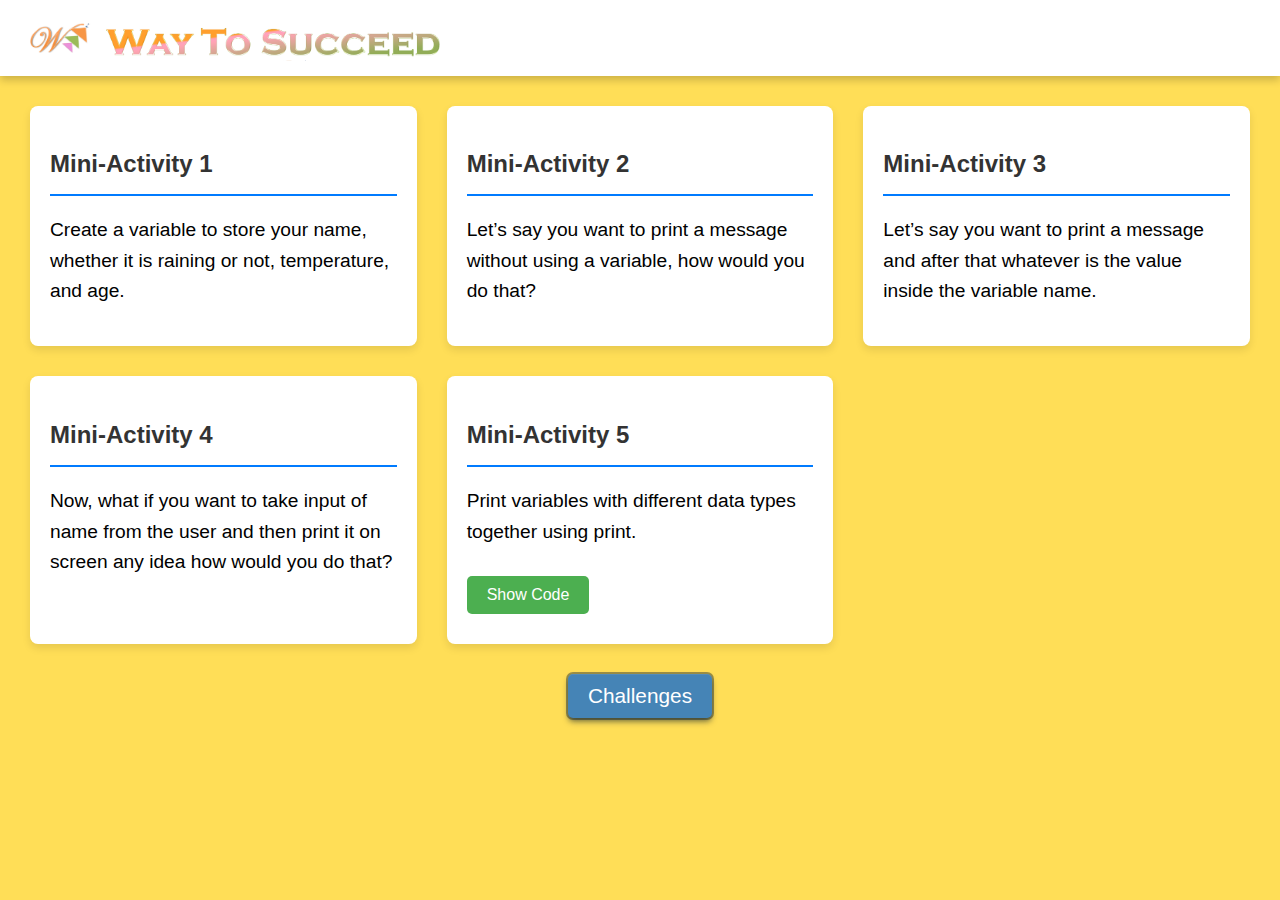
<file: index.html>
<!DOCTYPE html>
<html lang="en">
<head>
    <meta charset="UTF-8">
    <meta name="viewport" content="width=device-width, initial-scale=1.0">
    <title>Python Mini-Activities</title>
    <link rel="stylesheet" href="styles.css">
</head>
<body>
    <header class="header">
        <img src="./logo/Logo.png" alt="Logo" class="logo" />
        <img src="./logo/header.png" alt="Header" class="header-image" />
      </header>

    <main>
        <section id="activity1">
            <h2>Mini-Activity 1</h2>
            <p>Create a variable to store your name, whether it is raining or not, temperature, and age.</p>
        </section>
        <section id="activity2">
            <h2>Mini-Activity 2</h2>
            <p> Let’s say you want to print a message without using a variable, how would you do that?</p>
        </section>
        <section id="activity3">
            <h2>Mini-Activity 3</h2>
            <p>Let’s say you want to print a message and after that whatever is the value inside the variable name.</p>
        </section>
        <section id="activity4">
            <h2>Mini-Activity 4</h2>
            <p>Now, what if you want to take input of name from the user and then print it on screen any idea how would you do that?</p>
        </section>
        <section id="activity5">
            <h2>Mini-Activity 5</h2>
            <p>Print variables with different data types together using print.</p>
           
            <button class="show-answer-btn" id="show-answer-btn1">Show Code</button>
            <img src="./images/ma5.png" class="answer-img" id="answer-img1" alt="activity">

        </section>
    </main>
    <button class="challenge-btn" onclick="window.location.href='challenges.html'">Challenges</button>
 
    <script>
         document.getElementById('show-answer-btn1').addEventListener('click', function() {
            var img = document.getElementById('answer-img1');
            if (img.style.display === 'none' || img.style.display === '') {
                img.style.display = 'block';
                this.textContent = 'Hide Code';
            } else {
                img.style.display = 'none';
                this.textContent = 'Show Code';
            }
        });
    </script>
</body>
</html>
</file>
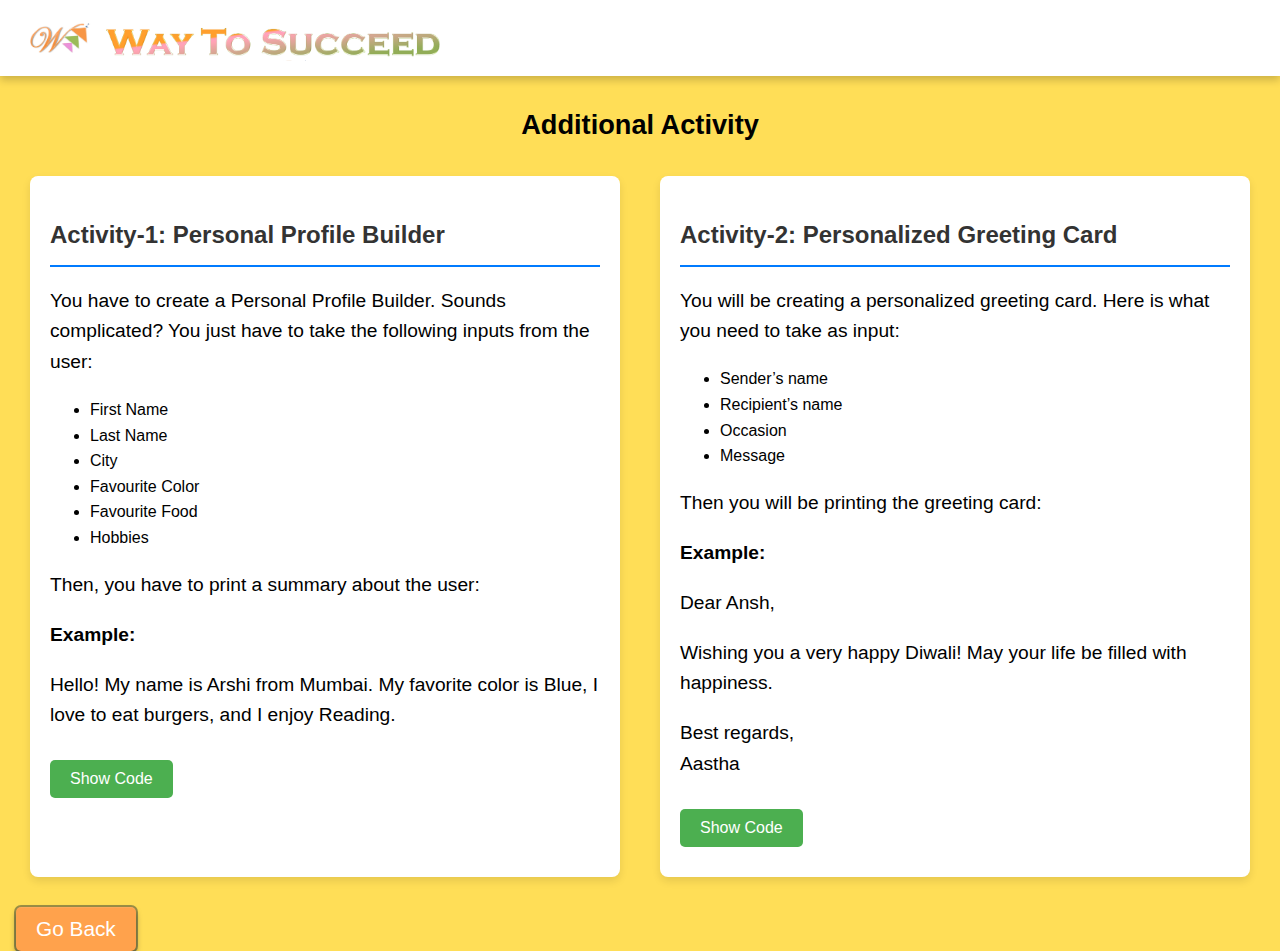
<file: challenges.html>
<!DOCTYPE html>
<html lang="en">
<head>
    <meta charset="UTF-8">
    <meta name="viewport" content="width=device-width, initial-scale=1.0">
    <title>Python - challenges</title>
    <link rel="stylesheet" href="styles.css">
</head>
<style>
    main {
  display: grid;
  grid-template-columns: repeat(2, 1fr);
  gap: 20px; /* Space between items */
  padding: 20px;
}
.challenge-btn{
    display: block !important;
    margin-left: 1.2rem;
}
</style>
<body>
    <header class="header">
        <img src="./logo/Logo.png" alt="Logo" class="logo" />
        <img src="./logo/header.png" alt="Header" class="header-image" />
    </header>
    <p style="text-align: center; font-size: 1.7rem; font-weight: bold; margin-bottom: 0;">Additional Activity</p>

    <main>
        <section id="activity1">
            <h2>Activity-1: Personal Profile Builder</h2>
            <p>You have to create a Personal Profile Builder. Sounds complicated? You just have to take the following inputs from the user:</p>
            <ul>
                <li>First Name</li>
                <li>Last Name</li>
                <li>City</li>
                <li>Favourite Color</li>
                <li>Favourite Food</li>
                <li>Hobbies</li>
            </ul>
            <p>Then, you have to print a summary about the user:</p>
            <p><strong>Example:</strong></p>
            <p>Hello! My name is Arshi from Mumbai. My favorite color is Blue, I love to eat burgers, and I enjoy Reading.</p>

            <button class="show-answer-btn" id="show-answer-btn1">Show Code</button>
            <img src="./images/aa1.png" class="answer-img" id="answer-img1" alt="activity" style="max-width: 100%;">

        </section>
        <section id="activity2">
            <h2>Activity-2: Personalized Greeting Card</h2>
            <p>You will be creating a personalized greeting card. Here is what you need to take as input:</p>
            <ul>
                <li>Sender’s name</li>
                <li>Recipient’s name</li>
                <li>Occasion</li>
                <li>Message</li>
            </ul>
            <p>Then you will be printing the greeting card:</p>
            <p><strong>Example:</strong></p>
            <p>Dear Ansh,</p>
            <p>Wishing you a very happy Diwali! May your life be filled with happiness.</p>
            <p>Best regards,<br>Aastha</p>

            <button class="show-answer-btn" id="show-answer-btn2">Show Code</button>
            <img src="./images/aa2.png" class="answer-img" id="answer-img2" alt="activity">

        </section>
    </main>
    <button class="goback" onclick="window.location.href='index.html'">Go Back</button>


    
    <script>
        document.getElementById('show-answer-btn1').addEventListener('click', function() {
           var img = document.getElementById('answer-img1');
           if (img.style.display === 'none' || img.style.display === '') {
               img.style.display = 'block';
               this.textContent = 'Hide Code';
           } else {
               img.style.display = 'none';
               this.textContent = 'Show Code';
           }
       });

       document.getElementById('show-answer-btn2').addEventListener('click', function() {
           var img = document.getElementById('answer-img2');
           if (img.style.display === 'none' || img.style.display === '') {
               img.style.display = 'block';
               this.textContent = 'Hide Code';
           } else {
               img.style.display = 'none';
               this.textContent = 'Show Code';
           }
       });
   </script>
</body>
</html>
</file>
<file: styles.css>
/* General body styling */
body {
  font-family: 'Arial', sans-serif;
  line-height: 1.6;
  margin: 0;
  padding: 0;
  background-color: #ffde57; /* Light gray background */
}

.header {
  /* width: 100%; */
  box-shadow: 0 4px 8px rgba(0, 0, 0, 0.2);
  padding: 5px 30px;
  background-color: white; 
text-align: left;    

}

.logo {
  width: 5%; /* Slightly larger logo */
}
img{
  vertical-align: middle;
}
.header-image {
  width: 30%; 
  height: auto;
  margin-bottom: 10px;
}
/* Main content styling */
main {
  display: grid;
  grid-template-columns: repeat(auto-fill, minmax(400px, 1fr)); /* Responsive grid */
  gap: 10px; /* Space between items */
  padding: 20px;
}

/* Section styling */
section {
  background: #fff; /* White background for sections */
  border-radius: 8px; /* Rounded corners */
  box-shadow: 0 0 10px rgba(0, 0, 0, 0.1); /* Subtle shadow */
  padding: 20px;
  box-sizing: border-box; /* Include padding and border in the element's total width and height */
}

/* Heading styling */
h2 {
  color: #333; /* Dark color for headings */
  border-bottom: 2px solid #007bff; /* Blue underline */
  padding-bottom: 10px;
  margin-bottom: 10px;
}

/* Button styling */
.challenge-btn {
  background-color: #4584b6; /* Blue background color */
  color: #fff; /* White text color */
  border: none; /* Remove default border */
  border-radius: 5px; /* Rounded corners */
  padding: 10px 20px; /* Padding inside the button */
  font-size: 1.3rem; /* Font size */
  cursor: pointer; /* Pointer cursor on hover */
  transition: background-color 0.3s, transform 0.2s; /* Smooth transition for background color and scaling */
  margin: auto;
  display: flex;
  justify-content: center;
  align-items: center;
  box-shadow: rgba(6, 24, 44, 0.4) 0px 0px 0px 2px, rgba(6, 24, 44, 0.65) 0px 4px 6px -1px, rgba(255, 255, 255, 0.08) 0px 1px 0px inset;
  
}

.challenge-btn:hover {
  background-color: #0056b3; /* Darker blue on hover */
}

.challenge-btn:active {
  transform: scale(0.98); /* Slightly scale down on click */
}

section {
  transition: transform 0.3s ease; /* Smooth transition for the enlargement effect */
  margin: 10px; /* Optional: Add some spacing around the cards */
  box-shadow: 0 4px 8px rgba(0, 0, 0, 0.1); /* Optional: Add a subtle shadow for a card-like appearance */
  border-radius: 8px; /* Optional: Add rounded corners */
  overflow: hidden; /* To prevent content overflow during the scaling */
}

section:hover {
  transform: scale(1.05); /* Scale the card up slightly on hover */
  box-shadow: 0 8px 16px rgba(0, 0, 0, 0.2); /* Increase the shadow on hover for emphasis */
}

section{
  p{
      font-size: 1.2rem;
  }
}
.goback{
  background-color: #FFA24C;
color: #fff;
border: none;
border-radius: 5px;
padding: 10px 20px;
font-size: 1.3rem;
cursor: pointer;
transition: background-color 0.3s, transform 0.2s;
display: flex;
margin: 0 1rem;
/* justify-content: center; */
/* align-items: center; */
box-shadow: rgba(6, 24, 44, 0.4) 0px 0px 0px 2px, rgba(6, 24, 44, 0.65) 0px 4px 6px -1px, rgba(255, 255, 255, 0.08) 0px 1px 0px inset;
}
.show-answer-btn {
  background-color: #4CAF50; /* Green background */
  border: none; /* Remove borders */
  color: white; /* White text */
  padding: 10px 20px; /* Some padding */
  text-align: center; /* Center the text */
  text-decoration: none; /* Remove underline */
  display: inline-block; /* Inline block for proper alignment */
  font-size: 16px; /* Font size */
  margin: 10px 0; /* Margin for spacing */
  cursor: pointer; /* Pointer cursor on hover */
  border-radius: 5px; /* Rounded corners */
  transition: background-color 0.3s ease; /* Smooth transition */
}
.show-answer-btn:hover {
  background-color: #45a049; /* Darker green on hover */
}
.show-answer-btn:active {
  background-color: #397d34; /* Even darker green on click */
}
.answer-img {
  display: none; /* Initially hide the images */
  width: 100%;
  max-width: 500px;
}
</file>
